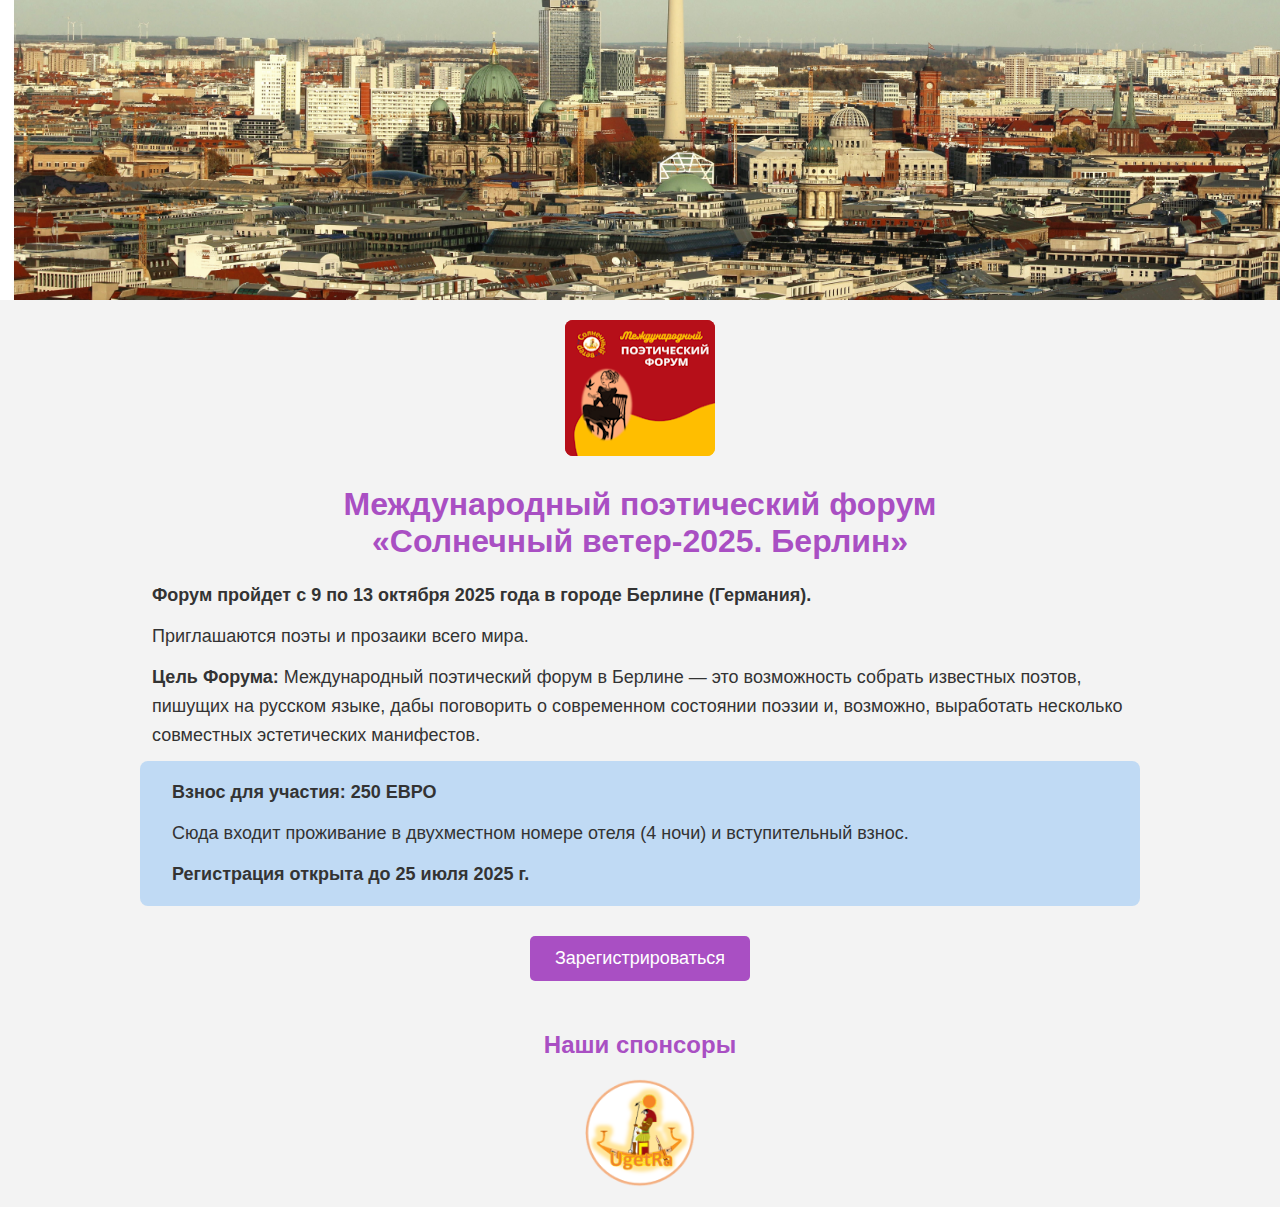
<file: index.html>
<!DOCTYPE html>
<html lang="ru">

<head>
    <meta charset="UTF-8">
    <meta name="viewport" content="width=device-width, initial-scale=1.0">
    <title>Форум "Солнечный ветер-2025 Берлин"</title>
    <link rel="icon" type="image/png" href="./img/favicon-tr.png">
    <link href="css/style.css" rel="stylesheet" type="text/css" />
</head>

<body>
    <header></header>
    <div class="container">
        <div class="img-wrapper"><img id="home-btn" class="logo" src="img/logo-forum.png" alt="Логотип форума"></div>
        <h1>Международный поэтический форум<br>«Солнечный ветер-2025. Берлин»</h1>
        <p><strong>Форум пройдет с 9 по 13 октября 2025 года в городе Берлине (Германия).</strong></p>
        <p>Приглашаются поэты и прозаики всего мира.</p>
        <p><strong>Цель Форума:</strong> Международный поэтический форум в Берлине — это возможность собрать известных
            поэтов, пишущих на русском языке, дабы поговорить о современном состоянии поэзии и, возможно, выработать
            несколько совместных эстетических манифестов.</p>

        <div class="info-box">
            <p><strong>Взнос для участия: 250 ЕВРО</strong></p>
            <p>Сюда входит проживание в двухместном номере отеля (4 ночи) и вступительный взнос.</p>
            <p><strong>Регистрация открыта до 25 июля 2025 г.</strong></p>
        </div>

        <button class="button" id="register-btn">Зарегистрироваться</button>

        <div class="sponsors">
            <h2>Наши спонсоры</h2>
            <div class="sponsor-logos">
                <img class="sponsor-img" src="img/ugetra-logo-cr-tr.png" alt="UgetRa NFP">
                <!-- Дополнительные лого можно добавить сюда -->
            </div>
        </div>
    </div>

    <script>
        document.getElementById('home-btn').addEventListener('click', function () {
            window.location.href = 'https://poezia.us/allforums/';
        });
        document.getElementById('register-btn').addEventListener('click', function () {
            window.location.href = 'registration.html';
        });
        document.querySelector('.sponsor-img').addEventListener('click', function () {
            window.location.href = 'https://russianpoetry.org/';
        });
    </script>
</body>

</html>
</file>
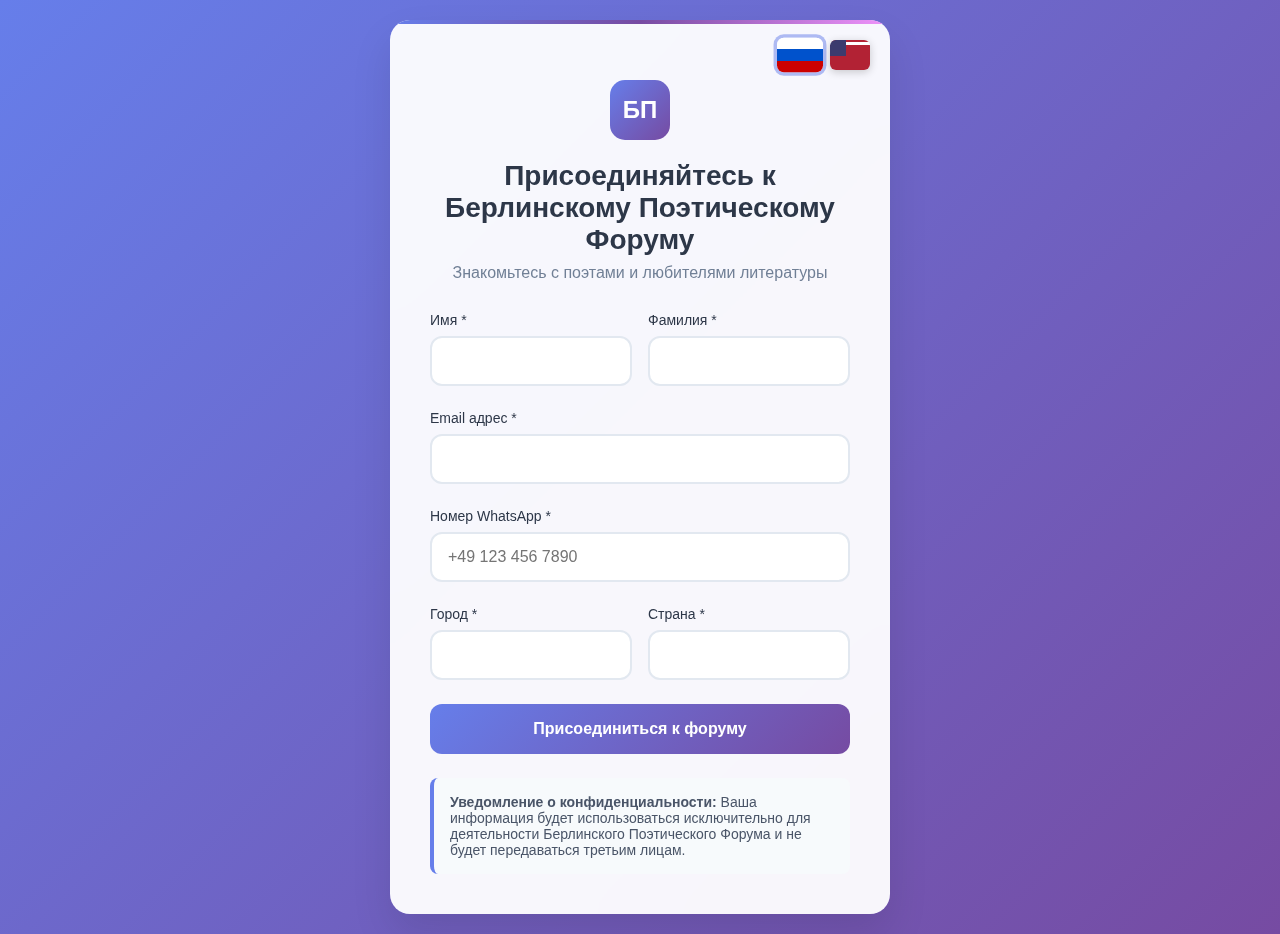
<file: registration.html>
<!DOCTYPE html>
<html lang="ru">

<head>
    <meta charset="UTF-8">
    <meta name="viewport" content="width=device-width, initial-scale=1.0">
    <title>Берлинский Поэтический Форум - Регистрация</title>
    <style>
        * {
            margin: 0;
            padding: 0;
            box-sizing: border-box;
        }

        body {
            font-family: 'Inter', -apple-system, BlinkMacSystemFont, 'Segoe UI', Roboto, sans-serif;
            background: linear-gradient(135deg, #667eea 0%, #764ba2 100%);
            min-height: 100vh;
            padding: 20px;
            display: flex;
            align-items: center;
            justify-content: center;
        }

        .container {
            background: rgba(255, 255, 255, 0.95);
            backdrop-filter: blur(20px);
            border-radius: 20px;
            box-shadow: 0 20px 40px rgba(0, 0, 0, 0.1);
            padding: 40px;
            width: 100%;
            max-width: 500px;
            position: relative;
            overflow: hidden;
        }

        .container::before {
            content: '';
            position: absolute;
            top: 0;
            left: 0;
            right: 0;
            height: 4px;
            background: linear-gradient(90deg, #667eea, #764ba2, #f093fb);
            animation: shimmer 3s ease-in-out infinite;
        }

        @keyframes shimmer {

            0%,
            100% {
                opacity: 0.8;
            }

            50% {
                opacity: 1;
            }
        }

        .language-switcher {
            position: absolute;
            top: 20px;
            right: 20px;
            display: flex;
            gap: 10px;
            z-index: 10;
        }

        .flag-btn {
            width: 40px;
            height: 30px;
            border-radius: 6px;
            border: none;
            cursor: pointer;
            transition: all 0.3s ease;
            background-size: cover;
            background-position: center;
            box-shadow: 0 2px 8px rgba(0, 0, 0, 0.2);
            position: relative;
            overflow: hidden;
        }

        .flag-btn:hover {
            transform: scale(1.1);
            box-shadow: 0 4px 12px rgba(0, 0, 0, 0.3);
        }

        .flag-btn.active {
            transform: scale(1.15);
            box-shadow: 0 0 0 3px rgba(102, 126, 234, 0.5);
        }

        .flag-btn.ru {
            background: linear-gradient(to bottom, #ffffff 33%, #0052cc 33%, #0052cc 66%, #cc0000 66%);
        }

        .flag-btn.en {
            background: linear-gradient(to bottom, #b22234 0%, #b22234 7.7%, #ffffff 7.7%, #ffffff 15.4%, #b22234 15.4%);
            position: relative;
        }

        .flag-btn.en::before {
            content: '';
            position: absolute;
            top: 0;
            left: 0;
            width: 40%;
            height: 53.8%;
            background: #3c3b6e;
        }

        .header {
            text-align: center;
            margin-bottom: 30px;
            margin-top: 20px;
        }

        .logo {
            width: 60px;
            height: 60px;
            background: linear-gradient(135deg, #667eea, #764ba2);
            border-radius: 15px;
            margin: 0 auto 20px;
            display: flex;
            align-items: center;
            justify-content: center;
            font-size: 24px;
            color: white;
            font-weight: bold;
        }

        h1 {
            color: #2d3748;
            font-size: 28px;
            font-weight: 700;
            margin-bottom: 8px;
        }

        .subtitle {
            color: #718096;
            font-size: 16px;
        }

        .form-group {
            margin-bottom: 24px;
        }

        .form-row {
            display: grid;
            grid-template-columns: 1fr 1fr;
            gap: 16px;
        }

        label {
            display: block;
            margin-bottom: 8px;
            color: #2d3748;
            font-weight: 500;
            font-size: 14px;
        }

        input[type="text"],
        input[type="email"],
        input[type="tel"] {
            width: 100%;
            padding: 14px 16px;
            border: 2px solid #e2e8f0;
            border-radius: 12px;
            font-size: 16px;
            transition: all 0.3s ease;
            background: white;
            font-family: inherit;
        }

        input:focus {
            outline: none;
            border-color: #667eea;
            box-shadow: 0 0 0 3px rgba(102, 126, 234, 0.1);
            transform: translateY(-1px);
        }

        input.error {
            border-color: #e53e3e;
            background: #fed7d7;
        }

        input.success {
            border-color: #38a169;
            background: #c6f6d5;
        }

        .error-message {
            color: #e53e3e;
            font-size: 12px;
            margin-top: 6px;
            display: none;
        }

        .success-message {
            color: #38a169;
            font-size: 12px;
            margin-top: 6px;
            display: none;
        }

        .submit-btn {
            width: 100%;
            padding: 16px;
            background: linear-gradient(135deg, #667eea, #764ba2);
            color: white;
            border: none;
            border-radius: 12px;
            font-size: 16px;
            font-weight: 600;
            cursor: pointer;
            transition: all 0.3s ease;
            position: relative;
            overflow: hidden;
            font-family: inherit;
        }

        .submit-btn:hover {
            transform: translateY(-2px);
            box-shadow: 0 10px 20px rgba(102, 126, 234, 0.3);
        }

        .submit-btn:active {
            transform: translateY(0);
        }

        .submit-btn:disabled {
            opacity: 0.6;
            cursor: not-allowed;
        }

        .loading {
            display: none;
            width: 20px;
            height: 20px;
            border: 2px solid transparent;
            border-top: 2px solid white;
            border-radius: 50%;
            animation: spin 1s linear infinite;
            margin-right: 10px;
        }

        @keyframes spin {
            0% {
                transform: rotate(0deg);
            }

            100% {
                transform: rotate(360deg);
            }
        }

        .notification {
            position: fixed;
            top: 20px;
            right: 20px;
            padding: 16px 20px;
            border-radius: 12px;
            color: white;
            font-weight: 500;
            transform: translateX(400px);
            transition: transform 0.3s ease;
            z-index: 1000;
            max-width: 300px;
        }

        .notification.success {
            background: linear-gradient(135deg, #48bb78, #38a169);
        }

        .notification.error {
            background: linear-gradient(135deg, #f56565, #e53e3e);
        }

        .notification.show {
            transform: translateX(0);
        }

        @media (max-width: 600px) {
            .container {
                padding: 30px 20px;
                margin: 10px;
            }

            .form-row {
                grid-template-columns: 1fr;
                gap: 0;
            }

            h1 {
                font-size: 24px;
            }

            .language-switcher {
                top: 15px;
                right: 15px;
            }

            .flag-btn {
                width: 35px;
                height: 26px;
            }
        }

        .privacy-notice {
            background: #f7fafc;
            border-left: 4px solid #667eea;
            padding: 16px;
            margin-top: 24px;
            border-radius: 8px;
            font-size: 14px;
            color: #4a5568;
        }

        .fade-transition {
            transition: opacity 0.3s ease;
        }

        .fade-out {
            opacity: 0;
        }
    </style>
</head>

<body>
    <div class="container">
        <div class="language-switcher">
            <button class="flag-btn ru active" data-lang="ru" title="Русский"></button>
            <button class="flag-btn en" data-lang="en" title="English"></button>
        </div>

        <div class="header">
            <div class="logo">БП</div>
            <h1 data-translate="title">Присоединяйтесь к Берлинскому Поэтическому Форуму</h1>
            <p class="subtitle" data-translate="subtitle">Знакомьтесь с поэтами и любителями литературы</p>
        </div>

        <form id="registrationForm">
            <div class="form-row">
                <div class="form-group">
                    <label for="firstName" data-translate="firstName">Имя *</label>
                    <input type="text" id="firstName" name="firstName" required>
                    <div class="error-message" id="firstNameError"></div>
                </div>
                <div class="form-group">
                    <label for="lastName" data-translate="lastName">Фамилия *</label>
                    <input type="text" id="lastName" name="lastName" required>
                    <div class="error-message" id="lastNameError"></div>
                </div>
            </div>

            <div class="form-group">
                <label for="email" data-translate="email">Email адрес *</label>
                <input type="email" id="email" name="email" required>
                <div class="error-message" id="emailError"></div>
                <div class="success-message" id="emailSuccess"></div>
            </div>

            <div class="form-group">
                <label for="whatsapp" data-translate="whatsapp">Номер WhatsApp *</label>
                <input type="tel" id="whatsapp" name="whatsapp" placeholder="+49 123 456 7890" required>
                <div class="error-message" id="whatsappError"></div>
            </div>

            <div class="form-row">
                <div class="form-group">
                    <label for="city" data-translate="city">Город *</label>
                    <input type="text" id="city" name="city" required>
                    <div class="error-message" id="cityError"></div>
                </div>
                <div class="form-group">
                    <label for="country" data-translate="country">Страна *</label>
                    <input type="text" id="country" name="country" required>
                    <div class="error-message" id="countryError"></div>
                </div>
            </div>

            <button type="submit" class="submit-btn">
                <span class="loading" id="loading"></span>
                <span id="btnText" data-translate="submitBtn">Присоединиться к форуму</span>
            </button>
        </form>

        <div class="privacy-notice">
            <strong data-translate="privacyTitle">Уведомление о конфиденциальности:</strong>
            <span data-translate="privacyText">Ваша информация будет использоваться исключительно для деятельности
                Берлинского Поэтического Форума и не будет передаваться третьим лицам.</span>
        </div>
    </div>

    <script>
        // Translation data
        const translations = {
            ru: {
                title: 'Присоединяйтесь к Берлинскому Поэтическому Форуму',
                subtitle: 'Знакомьтесь с поэтами и любителями литературы',
                firstName: 'Имя *',
                lastName: 'Фамилия *',
                email: 'Email адрес *',
                whatsapp: 'Номер WhatsApp *',
                city: 'Город *',
                country: 'Страна *',
                submitBtn: 'Присоединиться к форуму',
                submitting: 'Регистрация...',
                privacyTitle: 'Уведомление о конфиденциальности:',
                privacyText: 'Ваша информация будет использоваться исключительно для деятельности Берлинского Поэтического Форума и не будет передаваться третьим лицам.',

                // Validation messages
                nameRequired: 'Это поле обязательно для заполнения',
                nameMinLength: 'Должно быть не менее 2 символов',
                nameInvalidChars: 'Разрешены только буквы, пробелы, дефисы и апострофы',
                emailRequired: 'Email обязателен',
                emailInvalid: 'Пожалуйста, введите действительный email адрес',
                phoneRequired: 'Номер WhatsApp обязателен',
                phoneInvalid: 'Пожалуйста, введите действительный номер телефона',
                emailGood: 'Email выглядит хорошо!',

                // Success/Error messages
                registrationSuccess: 'Регистрация успешна! Добро пожаловать в Берлинский Поэтический Форум!',
                fixErrors: 'Пожалуйста, исправьте ошибки перед отправкой',
                serverError: 'Что-то пошло не так. Пожалуйста, попробуйте еще раз.',
                connectionError: 'Не удается подключиться к серверу. Пожалуйста, проверьте соединение.'
            },
            en: {
                title: 'Join Berlin Poetry Forum',
                subtitle: 'Connect with fellow poets and literary enthusiasts',
                firstName: 'First Name *',
                lastName: 'Last Name *',
                email: 'Email Address *',
                whatsapp: 'WhatsApp Number *',
                city: 'City *',
                country: 'Country *',
                submitBtn: 'Join the Forum',
                submitting: 'Registering...',
                privacyTitle: 'Privacy Notice:',
                privacyText: 'Your information will be used solely for Berlin Poetry Forum activities and will not be shared with third parties.',

                // Validation messages
                nameRequired: 'This field is required',
                nameMinLength: 'Must be at least 2 characters',
                nameInvalidChars: 'Only letters, spaces, hyphens and apostrophes allowed',
                emailRequired: 'Email is required',
                emailInvalid: 'Please enter a valid email address',
                phoneRequired: 'WhatsApp number is required',
                phoneInvalid: 'Please enter a valid phone number',
                emailGood: 'Email looks good!',

                // Success/Error messages
                registrationSuccess: 'Registration successful! Welcome to Berlin Poetry Forum!',
                fixErrors: 'Please fix the errors before submitting',
                serverError: 'Something went wrong. Please try again.',
                connectionError: 'Unable to connect to server. Please check your connection.'
            }
        };

        class RegistrationForm {
            constructor() {
                this.form = document.getElementById('registrationForm');
                this.loading = document.getElementById('loading');
                this.btnText = document.getElementById('btnText');
                this.submitBtn = this.form.querySelector('.submit-btn');
                this.currentLang = 'ru';

                this.validators = {
                    firstName: this.validateName,
                    lastName: this.validateName,
                    email: this.validateEmail,
                    whatsapp: this.validateWhatsApp,
                    city: this.validateName,
                    country: this.validateName
                };

                this.init();
            }

            init() {
                this.form.addEventListener('submit', this.handleSubmit.bind(this));
                this.initLanguageSwitcher();

                // Real-time validation
                Object.keys(this.validators).forEach(fieldName => {
                    const field = document.getElementById(fieldName);
                    field.addEventListener('blur', () => this.validateField(fieldName));
                    field.addEventListener('input', () => this.clearErrors(fieldName));
                });

                // Set initial language
                this.setLanguage('ru');
            }

            initLanguageSwitcher() {
                const flagButtons = document.querySelectorAll('.flag-btn');
                flagButtons.forEach(btn => {
                    btn.addEventListener('click', () => {
                        const lang = btn.dataset.lang;
                        this.setLanguage(lang);
                    });
                });
            }

            setLanguage(lang) {
                if (this.currentLang === lang) return;

                // Add fade effect
                const container = document.querySelector('.container');
                container.classList.add('fade-transition', 'fade-out');

                setTimeout(() => {
                    this.currentLang = lang;

                    // Update active flag
                    document.querySelectorAll('.flag-btn').forEach(btn => {
                        btn.classList.toggle('active', btn.dataset.lang === lang);
                    });

                    // Update document language
                    document.documentElement.lang = lang;

                    // Update title
                    document.title = lang === 'ru' ?
                        'Берлинский Поэтический Форум - Регистрация' :
                        'Berlin Poetry Forum - Registration';

                    // Update logo text
                    document.querySelector('.logo').textContent = lang === 'ru' ? 'БП' : 'BP';

                    // Translate all elements
                    document.querySelectorAll('[data-translate]').forEach(element => {
                        const key = element.dataset.translate;
                        if (translations[lang][key]) {
                            element.textContent = translations[lang][key];
                        }
                    });

                    // Update placeholder
                    document.getElementById('whatsapp').placeholder = '+49 123 456 7890';

                    // Remove fade effect
                    container.classList.remove('fade-out');
                }, 150);
            }

            t(key) {
                return translations[this.currentLang][key] || key;
            }

            validateName(value) {
                if (!value.trim()) return this.t('nameRequired');
                if (value.trim().length < 2) return this.t('nameMinLength');
                if (!/^[a-zA-ZÀ-ÿа-яА-Я\s'-]+$/.test(value)) return this.t('nameInvalidChars');
                return null;
            }

            validateEmail(value) {
                if (!value.trim()) return this.t('emailRequired');
                const emailRegex = /^[^\s@]+@[^\s@]+\.[^\s@]+$/;
                if (!emailRegex.test(value)) return this.t('emailInvalid');
                return null;
            }

            validateWhatsApp(value) {
                if (!value.trim()) return this.t('phoneRequired');
                const phoneRegex = /^[\+]?[(]?[\+]?\d{1,4}[)]?[-\s\.]?\d{1,4}[-\s\.]?\d{1,4}[-\s\.]?\d{1,9}$/;
                if (!phoneRegex.test(value.replace(/\s/g, ''))) return this.t('phoneInvalid');
                return null;
            }

            validateField(fieldName) {
                const field = document.getElementById(fieldName);
                const value = field.value;
                const validator = this.validators[fieldName];
                const error = validator.call(this, value);

                this.displayFieldError(fieldName, error);

                if (error) {
                    field.classList.add('error');
                    field.classList.remove('success');
                } else {
                    field.classList.remove('error');
                    field.classList.add('success');

                    if (fieldName === 'email') {
                        document.getElementById('emailSuccess').textContent = this.t('emailGood');
                        document.getElementById('emailSuccess').style.display = 'block';
                    }
                }

                return !error;
            }

            displayFieldError(fieldName, error) {
                const errorElement = document.getElementById(fieldName + 'Error');
                if (error) {
                    errorElement.textContent = error;
                    errorElement.style.display = 'block';
                } else {
                    errorElement.style.display = 'none';
                }
            }

            clearErrors(fieldName) {
                const field = document.getElementById(fieldName);
                field.classList.remove('error');
                document.getElementById(fieldName + 'Error').style.display = 'none';

                if (fieldName === 'email') {
                    document.getElementById('emailSuccess').style.display = 'none';
                }
            }

            validateForm() {
                let isValid = true;
                Object.keys(this.validators).forEach(fieldName => {
                    if (!this.validateField(fieldName)) {
                        isValid = false;
                    }
                });
                return isValid;
            }

            async handleSubmit(e) {
                e.preventDefault();

                if (!this.validateForm()) {
                    this.showNotification(this.t('fixErrors'), 'error');
                    return;
                }

                this.setLoading(true);

                try {
                    const formData = new FormData(this.form);
                    formData.append('language', this.currentLang);

                    const response = await this.submitToServer(formData);

                    if (response.success) {
                        this.showNotification(this.t('registrationSuccess'), 'success');
                        this.form.reset();
                        this.clearAllValidation();
                    } else {
                        throw new Error(response.message || this.t('serverError'));
                    }
                } catch (error) {
                    let errorMessage = this.t('serverError');
                    if (error.message.includes('connect') || error.message.includes('fetch')) {
                        errorMessage = this.t('connectionError');
                    }
                    this.showNotification(errorMessage, 'error');
                } finally {
                    this.setLoading(false);
                }
            }

            async submitToServer(formData) {
                try {
                    const response = await fetch('register.php', {
                        method: 'POST',
                        body: formData
                    });

                    const data = await response.json();

                    if (!response.ok) {
                        throw new Error(data.message || 'Server error occurred');
                    }

                    return data;
                } catch (error) {
                    if (error.name === 'TypeError' && error.message.includes('fetch')) {
                        throw new Error('Unable to connect to server. Please check your connection.');
                    }
                    throw error;
                }
            }

            setLoading(isLoading) {
                if (isLoading) {
                    this.loading.style.display = 'inline-block';
                    this.btnText.textContent = this.t('submitting');
                    this.submitBtn.disabled = true;
                } else {
                    this.loading.style.display = 'none';
                    this.btnText.textContent = this.t('submitBtn');
                    this.submitBtn.disabled = false;
                }
            }

            clearAllValidation() {
                Object.keys(this.validators).forEach(fieldName => {
                    const field = document.getElementById(fieldName);
                    field.classList.remove('error', 'success');
                    document.getElementById(fieldName + 'Error').style.display = 'none';
                });
                document.getElementById('emailSuccess').style.display = 'none';
            }

            showNotification(message, type) {
                // Remove existing notifications
                const existing = document.querySelector('.notification');
                if (existing) existing.remove();

                const notification = document.createElement('div');
                notification.className = `notification ${type}`;
                notification.textContent = message;
                document.body.appendChild(notification);

                setTimeout(() => notification.classList.add('show'), 100);
                setTimeout(() => {
                    notification.classList.remove('show');
                    setTimeout(() => notification.remove(), 300);
                }, 5000);
            }
        }

        // Initialize the form when DOM is loaded
        document.addEventListener('DOMContentLoaded', () => {
            new RegistrationForm();
        });
    </script>
</body>

</html>
</file>
<file: css/style.css>
body {
    font-family: Arial, sans-serif;
    background: #f3f3f3;
    margin: 0;
    padding: 0;
    color: #333;
}

.container {
    max-width: 1000px;
    margin: auto;
    padding: 20px;
}

header {
    background: url(../img/Berlin_Panorama.jpg) no-repeat center center;
    background-size: cover;
    padding: 150px 20px;
}

.img-wrapper {
    text-align: center;
}

.logo {
    width: 150px;
    height: 136px;
    background: url(../img/logo-forum.png);
    border-radius: 8px;
    margin: 0 auto 20px;
    display: flex;
    align-items: center;
    justify-content: center;
    cursor: pointer;
}

h1 {
    text-align: center;
    color: #a94fc3;
    margin-top: 30px;
}

p {
    font-size: 18px;
    line-height: 1.6;
    margin: 12px;
}

.button {
    display: block;
    margin: 30px auto 0;
    padding: 12px 25px;
    font-size: 18px;
    color: #fff;
    background-color: #a94fc3;
    border: none;
    border-radius: 5px;
    cursor: pointer;
    text-align: center;
    text-decoration: none;
}

.button:hover {
    background-color: #8b3ca7;
}

.info-box {
    background: #c0daf4;
    padding: 5px 20px;
    border-radius: 8px;
}

.sponsors {
    margin-top: 50px;
    text-align: center;
}

.sponsors h2 {
    color: #a94fc3;
    margin-bottom: 20px;
}

.sponsor-logos {
    display: flex;
    flex-wrap: wrap;
    justify-content: center;
    gap: 20px;
}

.sponsor-logos img {
    max-width: 110px;
    height: auto;
    cursor: pointer;
}

@media (max-width: 768px) {
    .sponsor-logos {
        flex-direction: column;
        align-items: center;
    }
}
</file>
